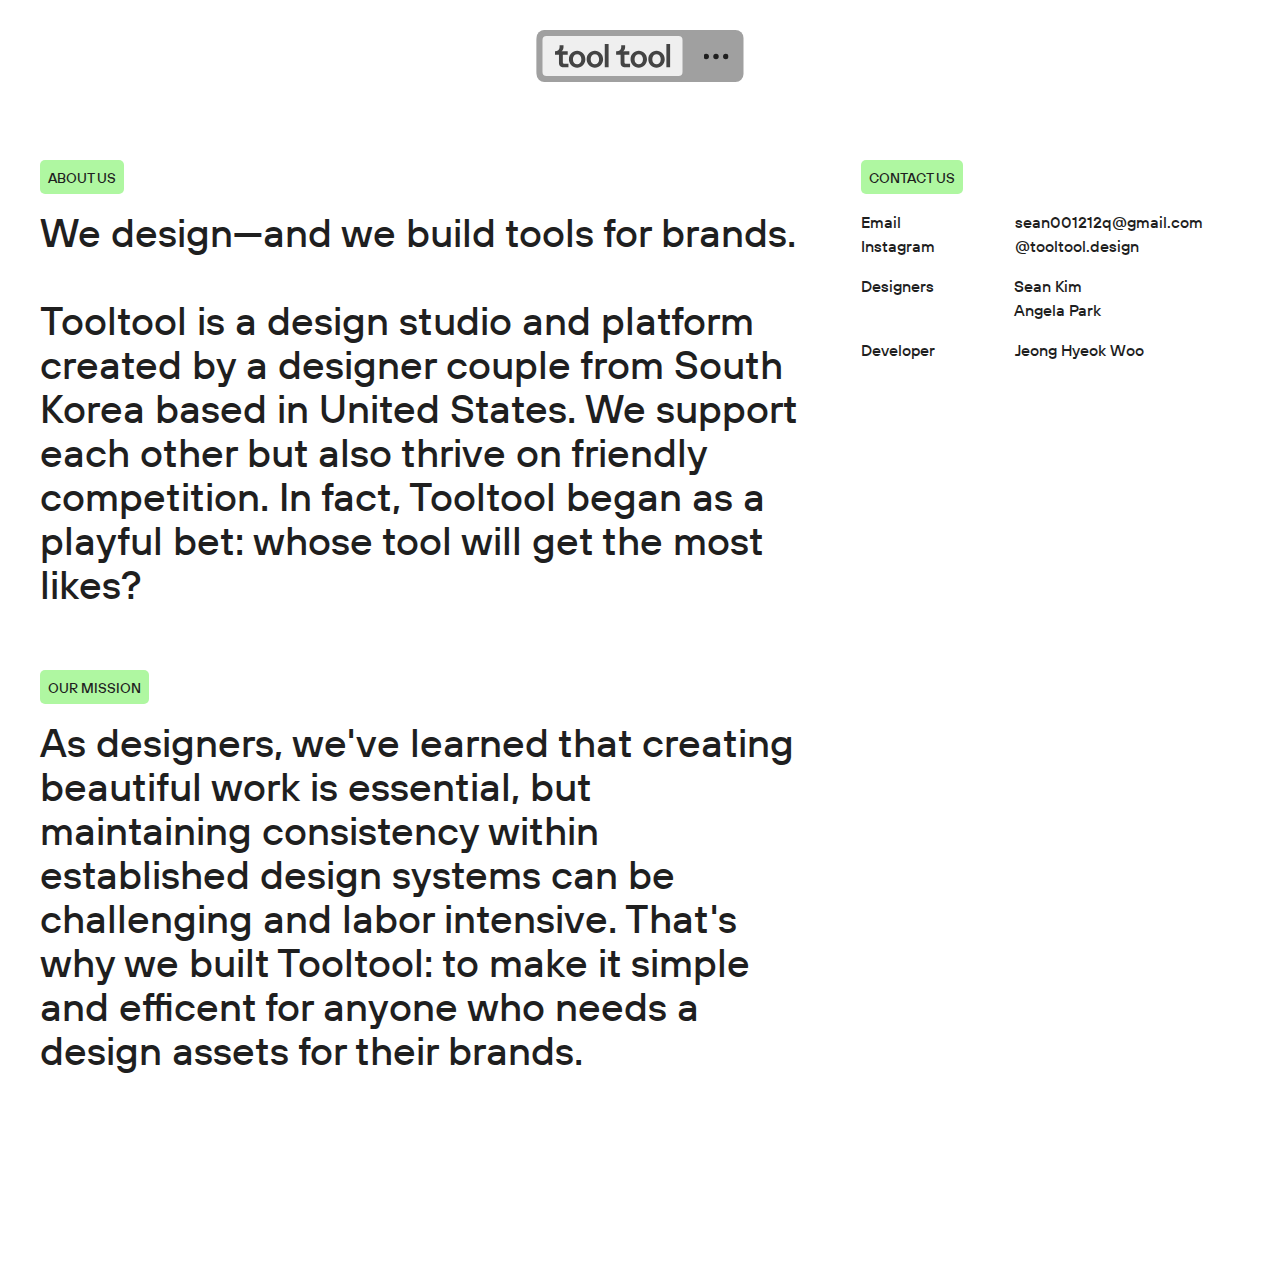
<file: about.html>
<!DOCTYPE html>
<html lang="en">
  <head>
    <!-- Google tag (gtag.js) -->
    <script
      async
      src="https://www.googletagmanager.com/gtag/js?id=G-D9Y2EGDEV3"
    ></script>
    <script>
      window.dataLayer = window.dataLayer || [];
      function gtag() {
        dataLayer.push(arguments);
      }
      gtag("js", new Date());

      gtag("config", "G-D9Y2EGDEV3");
    </script>
    <!-- Meta -->
    <meta charset="UTF-8" />
    <meta http-equiv="X-UA-Compatible" content="IE=edge" />
    <meta name="viewport" content="width=device-width, initial-scale=1.0" />
    <!-- SEO -->
    <title>Tooltool</title>
    <meta name="author" content="Tooltool" />
    <link rel="shortcut icon" href="images/favicon.ico" type="image/x-icon" />
    <meta
      name="description"
      content="Tooltool is a design studio that helps brands create consistent, 
      scalable visuals through custom-built tools—making design systems simple and efficent."
    />
    <!-- OG -->
    <meta
      property="og:title"
      content="We design—and we build tools for brands."
    />
    <meta property="og:type" content="website" />
    <meta property="og:url" content="https://tooltool.design" />
    <meta property="og:image" content="images/ogimg.webp" />
    <!-- CSS -->
    <link rel="stylesheet" href="css/style.css" />
                <!-- Javascript -->
                <script src="js/script.js" defer></script>

  </head>

  <body>
     <!-- header -->
     <header>
      <div class="header" style="visibility: hidden">
        <div class="header-logo">
          <a href="index.html">
            <img src="images/logo.svg" alt="tooltool" />
          </a>
        </div>

        <div class="inside">
          <ul>
            <li class="header-item">
              <a href="case-study.html">case study</a>
            </li>
            <li class="header-item">
              <a href="about.html">about us</a>
            </li>
          </ul>
        </div>

        <div class="header-button">
          <span class="hamburger">
            <img src="images/header_hamburger.svg" alt="..." />
          </span>
        </div>
      </div>
    </header>

    

    <!-- Main -->
    <main class="page-wrapper">
      <div class="about-wrapper">
        <!-- Left Column -->
        <div class="section-block">
          <!-- ABOUT US -->
          <div class="about-page-div">
            <p class="section-label body-2">ABOUT US</p>
            <h1>
              We design—and we build tools for brands.<br><br>
Tooltool is a design studio and platform created by a designer couple from South Korea based in United States. 
We support each other but also thrive on friendly competition. In fact, Tooltool began as a playful bet: 
whose tool will get the most likes?
            </h1>
          </div>

          <!-- OUR MISSION -->
          <div class="about-page-div">
            <p class="section-label body-2">OUR MISSION</p>
            <h1>
              As designers, we've learned that creating beautiful work is essential, 
              but maintaining consistency within established design systems can be challenging and labor intensive.
              That's why we built Tooltool: to make it simple and efficent for anyone who needs a design assets
              for their brands.
            </h1>
          </div>
        </div>

        <!-- Right Column -->
        <div class="section-block">
          <!-- CONTACT US -->
          <div class="about-page-div">
            <p class="section-label body-2">CONTACT US</p>
            <div class="contact-grid">
              
              <!-- Group 1: Email & Instagram -->
              <div class="contact-group">
                <p>Email</p>
                <p><a href="mailto:sean001212q@gmail.com">sean001212q@gmail.com</a></p>
          
                <p>Instagram</p>
                <p><a href="https://instagram.com/tooltool.design" target="_blank">@tooltool.design</a></p>
              </div>
          
              <!-- Group 2: Designers -->
              <div class="contact-group designer-section">
                <p>Designers</p>
                <p><a href="https://instagram.com/susu_sean" target="_blank">Sean Kim</a></p>
          
                <p></p>
                <p><a href="https://instagram.com/there4_go" target="_blank">Angela Park</a></p>
              </div>

              <div class="contact-group designer-section">
                <p>Developer</p>
                <p><a href="https://instagram.com/woojung_230" target="_blank">Jeong Hyeok Woo</a></p>
              </div>
          
            </div>
          </div>
              </div>
            </div>
          </div>
        </div>

      </div>
    </main>
  </body>
</html>
</file>
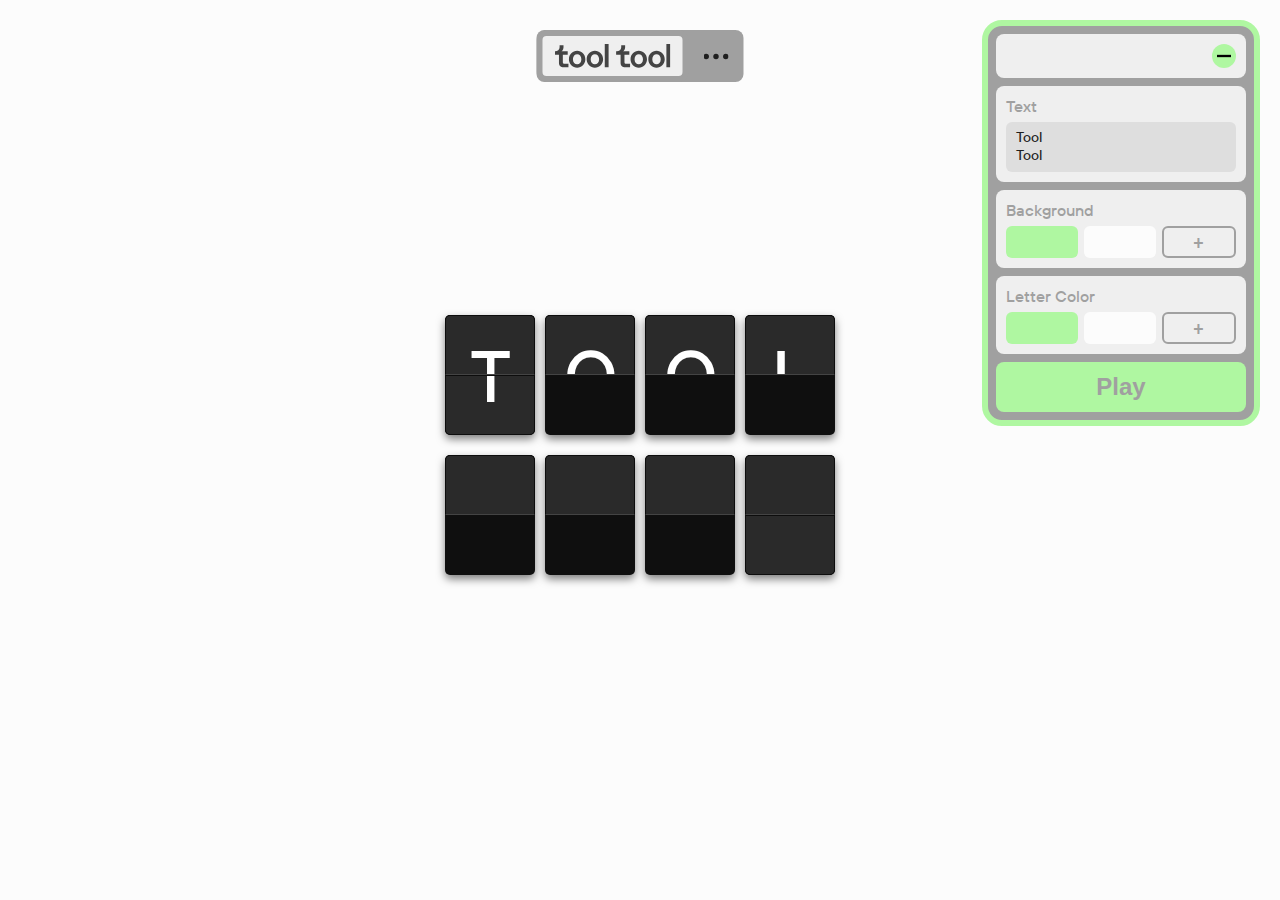
<file: tools/flipboards_tooltool/flipboards.html>
<!DOCTYPE html>
<html lang="en">
  <head>
    <!-- Google tag (gtag.js) -->
    <script
      async
      src="https://www.googletagmanager.com/gtag/js?id=G-D9Y2EGDEV3"
    ></script>
    <script>
      window.dataLayer = window.dataLayer || [];
      function gtag() {
        dataLayer.push(arguments);
      }
      gtag("js", new Date());

      gtag("config", "G-D9Y2EGDEV3");
    </script>
    <!-- Meta -->
    <meta charset="UTF-8" />
    <meta http-equiv="X-UA-Compatible" content="IE=edge" />
    <meta name="viewport" content="width=device-width, initial-scale=1.0" />
    <!-- SEO -->
    <title>Tooltool</title>
    <meta name="author" content="Tooltool" />
    <link rel="shortcut icon" href="images/favicon.ico" type="image/x-icon" />
    <meta
      name="description"
      content="Tooltool is a design studio that helps brands create consistent, 
      scalable visuals through custom-built tools—making design systems simple and efficent."
    />
    <!-- OG -->
    <meta
      property="og:title"
      content="We design—and we build tools for brands."
    />
    <meta property="og:type" content="website" />
    <meta property="og:url" content="https://tooltool.design" />
    <meta property="og:image" content="images/ogimg.webp" />
    <!-- Link to external CSS -->
    <link rel="stylesheet" href="flipboards_style.css" />
  </head>

  <body>
    <!-- HEADER -->
    <header>
      <div class="header" style="visibility: hidden">
        <div class="header-logo">
          <a href="../../index.html">
            <img src="../../images/logo.svg" alt="tooltool" />
          </a>
        </div>

        <div class="inside">
          <ul>
            <li class="header-item">
              <a href="../../case-study.html">case study</a>
            </li>
            <li class="header-item">
              <a href="../../about.html">about us</a>
            </li>
          </ul>
        </div>

        <div class="header-button">
          <span class="hamburger">
            <img src="../../images/header_hamburger.svg" alt="..." />
          </span>
        </div>
      </div>
    </header>

    <!-- Split-Flap Display Container -->
    <div id="display" class="display-container"></div>

    <!-- Canvas container -->
    <div id="canvas-container">
      <canvas id="dotCanvas"></canvas>
    </div>
    <div class="main-container" id="mainContainer">
      <!-- Section: Collapse Button -->
      <div class="section">
        <div class="collapse-circle" id="collapseToggle">
          <img id="collapseIcon" src="../../images/ui_minus.svg" alt="-" />
        </div>
      </div>
      <div class="content-area" id="contentArea">

      <!-- Section: Text Input -->
      <div class="section">
        <div class="section-label">Text</div>
        <textarea id="textInput" class="mini-box" style="height: 50px">
Tool
Tool</textarea
        >
      </div>

      <!-- Section: Background (Window) Options -->
      <div class="section">
        <div class="section-label">Background</div>
        <div class="box-row">
          <!-- Preset background options -->
          <div
            class="mini-box preset-bg"
            data-color="#aff7a1"
            style="background-color: #aff7a1"
          ></div>
          <div
            class="mini-box preset-bg"
            data-color="#fcfcfc"
            style="background-color: #fcfcfc"
          ></div>
          <!-- Custom color picker -->
          <div class="mini-box plus">
            <input type="color" id="bgColorInput" value="#1f1f1f" />
          </div>
        </div>
      </div>

      <!-- Section: Letter Color Options -->
      <div class="section">
        <div class="section-label">Letter Color</div>
        <div class="box-row">
          <!-- Preset letter color options -->
          <div
            class="mini-box preset-letter"
            data-color="#aff7a1"
            style="background-color: #aff7a1"
          ></div>
          <div
            class="mini-box preset-letter"
            data-color="#fcfcfc"
            style="background-color: #fcfcfc"
          ></div>
          <!-- Custom letter color picker -->
          <div class="mini-box plus">
            <input type="color" id="letterColorInput" value="#efefef" />
          </div>
        </div>
      </div>

      <!-- Section: Play Button -->
      <div class="section section-play">
        <button id="playButton" class="play-btn">Play</button>
      </div>
    </div>
    <script src="flipboards_script.js"></script>
  </body>
</html>
</file>
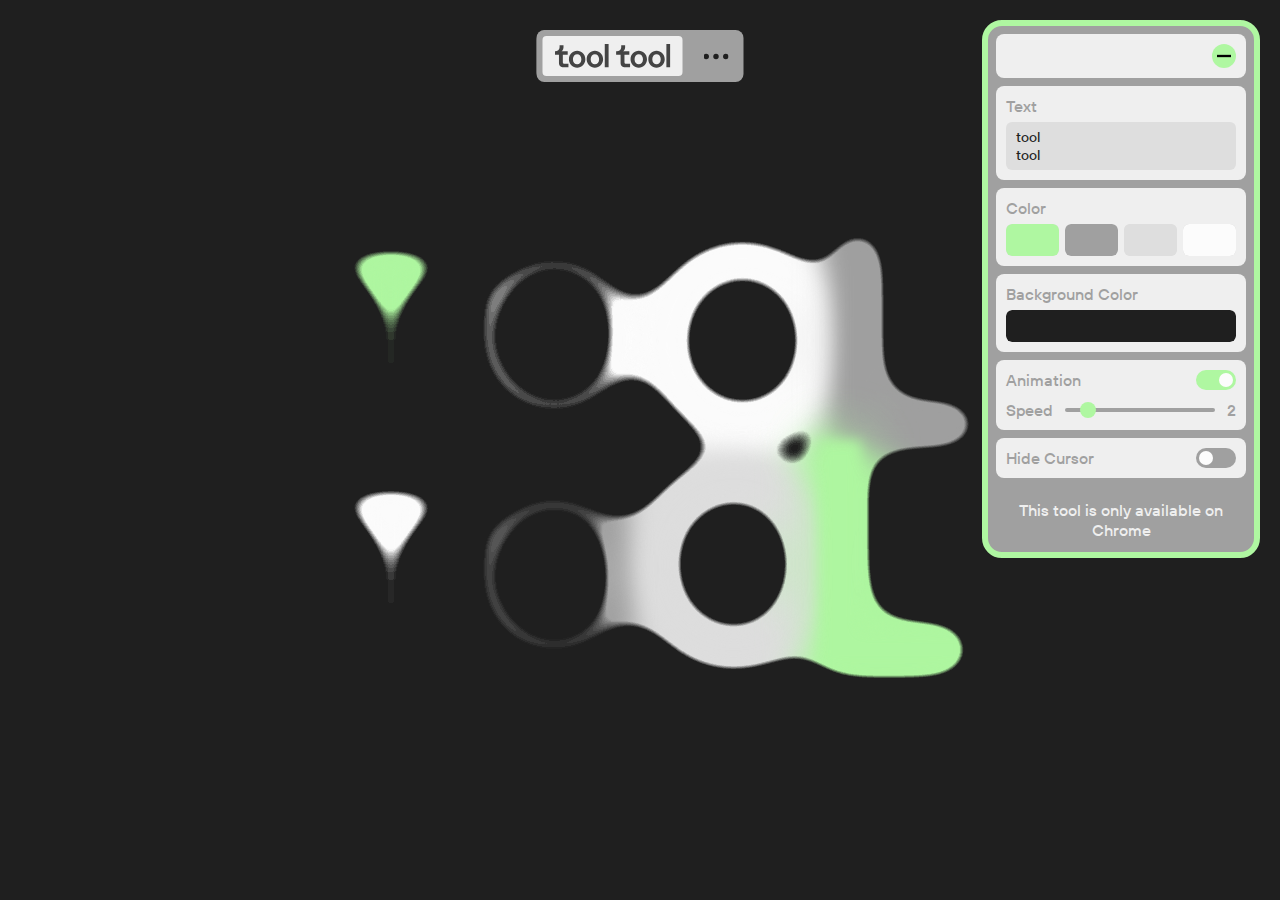
<file: tools/fluid_tooltool/fluid.html>
<!DOCTYPE html>
<html lang="en">
  <head>
    <!-- Google tag (gtag.js) -->
    <script
      async
      src="https://www.googletagmanager.com/gtag/js?id=G-D9Y2EGDEV3"
    ></script>
    <script>
      window.dataLayer = window.dataLayer || [];
      function gtag() {
        dataLayer.push(arguments);
      }
      gtag("js", new Date());

      gtag("config", "G-D9Y2EGDEV3");
    </script>
    <!-- Meta -->
    <meta charset="UTF-8" />
    <meta http-equiv="X-UA-Compatible" content="IE=edge" />
    <meta name="viewport" content="width=device-width, initial-scale=1.0" />
    <!-- SEO -->
    <title>Fluid.Tooltool</title>
    <meta name="author" content="Tooltool" />
    <link rel="shortcut icon" href="images/favicon.ico" type="image/x-icon" />
    <meta
      name="description"
      content="Tooltool is a creative studio that helps brands build visual systems and 
      provides custom-built generators to scale their identity with consistency and efficiency."
    />
    <!-- OG -->
    <meta property="og:title" content="Tooltool" />
    <meta property="og:type" content="website" />
    <meta property="og:url" content="https://tooltool.design" />
    <meta property="og:image" content="Images/Logo.png" />
    <!-- Load GSAP from CDN -->
    <script src="https://cdnjs.cloudflare.com/ajax/libs/gsap/3.12.2/gsap.min.js"></script>
    <!-- Link to external CSS -->
    <link rel="stylesheet" href="fluid_style.css" />
  </head>

  <body>
    <!-- HEADER -->
    <header>
      <div class="header" style="visibility: hidden">
        <div class="header-logo">
          <a href="../../index.html">
            <img src="../../images/logo.svg" alt="tooltool" />
          </a>
        </div>

        <div class="inside">
          <ul>
            <li class="header-item">
              <a href="../../case-study.html">case study</a>
            </li>
            <li class="header-item">
              <a href="../../about.html">about us</a>
            </li>
          </ul>
        </div>

        <div class="header-button">
          <span class="hamburger">
            <img src="../../images/header_hamburger.svg" alt="..." />
          </span>
        </div>
      </div>
    </header>

    <!-- TOOL -->
    <div id="container">
      <!-- UI Panel -->
      <div class="main-container" id="mainContainer">
        <!-- Section: Collapse Button -->
        <div class="section">
          <div class="collapse-circle" id="collapseToggle">
            <img id="collapseIcon" src="../../images/ui_minus.svg" alt="-" />
          </div>
        </div>
        <div class="content-area" id="contentArea">
          <!-- Section: Text -->
          <div class="section">
            <div class="section-label">Text</div>
            <textarea id="textInput" class="mini-box">
tool
tool</textarea
            >
          </div>
          <!-- Section: Color -->
          <div class="section">
            <div class="section-label">Color</div>
            <div class="box-row">
              <div class="mini-box">
                <input type="color" id="dotGrid1" value="#aff7a1" />
              </div>
              <div class="mini-box">
                <input type="color" id="dotGrid2" value="#a0a0a0" />
              </div>
              <div class="mini-box">
                <input type="color" id="dotGrid3" value="#dedede" />
              </div>
              <div class="mini-box">
                <input type="color" id="dotGrid4" value="#fcfcfc" />
              </div>
            </div>
          </div>
          <!-- New Section: Background Color Adjustment -->
          <div class="section">
            <div class="section-label">Background Color</div>
            <div class="mini-box">
              <input type="color" id="bgColor" value="#1f1f1f" />
            </div>
          </div>
          <!-- Section: Animation & Speed -->
          <div class="section">
            <div class="row-set">
              <div class="toggle-row">
                <div class="section-label">Animation</div>
                <!-- Animation toggle is on by default -->
                <label class="switch">
                  <input type="checkbox" id="animationToggle" checked />
                  <span class="slider"></span>
                </label>
              </div>
              <div class="speed-row">
                <div class="section-label">Speed</div>
                <!-- Speed slider with integer steps and default value 5 -->
                <input
                  type="range"
                  class="speed-bar"
                  id="speedBar"
                  min="1"
                  max="10"
                  step="1"
                  value="2"
                />
                <div class="speed-value" id="speedValue">2</div>
              </div>
            </div>
          </div>
          <!-- Section: Hide Cursor -->
          <div class="section">
            <div class="toggle-row">
              <div class="section-label">Hide Cursor</div>
              <label class="switch">
                <input type="checkbox" id="cursorToggle" />
                <span class="slider"></span>
              </label>
            </div>
          </div>
          <!-- Note -->
          <div class="tool-note">This tool is only available on Chrome</div>
        </div>
      </div>
      <!-- Text Container for Animated Letters -->
      <div class="text-container" id="text"></div>
      <!-- SVG Filter -->
      <svg>
        <defs>
          <filter id="gooey">
            <feGaussianBlur
              in="SourceGraphic"
              stdDeviation="20"
              result="blur"
            />
            <feColorMatrix
              in="blur"
              mode="matrix"
              values="
              1 0 0 0 0  
              0 1 0 0 0  
              0 0 1 0 0  
              0 0 0 20 -10"
              result="goo"
            />
            <feComposite in="SourceGraphic" in2="goo" operator="atop" />
          </filter>
        </defs>
      </svg>
    </div>
    <script src="fluid_script.js"></script>
  </body>
</html>
</file>
<file: css/style.css>
/* ===================================== */
/* ROOT VARIABLES + COLORS */
/* ===================================== */

/* Global Spacing Variables */
:root {
  --gutter: 1.5rem; /* Space Between */
  --padding: 2rem; /* Window */

  /* App Colors */
  --color-primary: var(--color-black);
  --color-accent: var(--color-grey);
  --color-accent-variant: var(--color-lightgrey);
  --color-background: var(--color-white);
  --color-brand: var(--color-lime);

  /* Colors */
  --color-black: #1f1f1f;
  --color-grey: #a0a0a0;
  --color-lightgrey: #efefef;
  --color-white: #fcfcfc;
  --color-lime: #aff7a1;
}

* {
  box-sizing: border-box;
}

/* ======================================================= */

/* ===================================== */
/* GLOBAL RESET + BASE TYPOGRAPHY */
/* ===================================== */

/* Font Faces */
@font-face {
  font-family: "TT Hoves Pro Medium";
  src: url("/fonts/tt_hoves_pro_trial_medium.woff") format("woff");
  font-weight: normal;
}

@font-face {
  font-family: "TT Hoves Pro Regular";
  src: url("/fonts/tt_hoves_pro_trial_regular.woff") format("woff");
  font-weight: normal;
}

/* Global Typography System */
body {
  font-family: "TT Hoves Pro Medium", sans-serif;
  font-size: 1rem;
  line-height: 1.2;
  color: var(--color-primary);
  font-weight: normal;
  letter-spacing: 0;
  -webkit-font-smoothing: antialiased;
  -moz-osx-font-smoothing: grayscale;
  padding-bottom: 200px;
}

html,
body {
  scrollbar-width: none;
  -ms-overflow-style: none;
  -webkit-font-smoothing: antialiased;
  -moz-osx-font-smoothing: grayscale;
}

html::-webkit-scrollbar,
body::-webkit-scrollbar {
  display: none;
}

/* Reset default margins */
h1,
h2,
h3,
h4,
h5,
h6,
p {
  margin: 0;
}

a {
  color: inherit;
  text-decoration: none;
}

/* ======================================================= */

/* ===================================== */
/* HEADINGS */
/* ===================================== */

/* Headings */
h1,
.heading-1 {
  font-size: 2.5rem;
  line-height: 1.1;
  font-weight: normal;
}

h2,
.heading-2 {
  font-size: 1.8rem;
  line-height: 1.1;
  font-weight: normal;
}

h3,
.heading-3 {
  font-size: 1.5rem;
  line-height: 1.3;
  font-weight: normal;
}

/* ===================================== */
/* BODY TEXT */
/* ===================================== */

/* Body Text */
p {
  font-size: 1rem;
  line-height: 1.5;
}

.body-2 {
  font-size: 0.9rem;
  line-height: 1.4;
}

/* ======================================================= */

/* ===================================== */
/* HEADER */
/* ===================================== */

/* Header */
.header {
  display: flex;
  left: 50%;
  top: 30px;
  transform: translateX(-50%); /* If remove arm stretched to right */
  position: fixed;
  align-items: center;
  overflow: hidden;
  background: var(--color-accent);
  border-radius: 8px;
  height: 52px; /* Logo height + Border + Padding = .menu Height / 2px Height = 1px Border increase */
  transition: width 0.4s ease-in-out;
}

/* White Box Including tooltool */
.header-logo {
  display: flex;
  position: relative;
  align-items: center;
  justify-content: center;
  background: var(--color-accent-variant);
  border: 6px solid var(--color-accent);
  border-radius: 10px;
  padding: 8px 12px;
  z-index: 3;
}

/* tooltool Logo */
.header-logo img {
  display: block;
  height: 24px;
}

/* About Case study Mission */
.inside {
  display: flex;
  align-items: center;
  overflow: hidden;
  white-space: nowrap;
}

.inside ul {
  display: flex;
  list-style: none;
  margin: 0px;
  padding: 0px;
}

.header-item {
  font-family: "TT Hoves Pro Medium", sans-serif;
  font-size: 1.5rem;
  color: var(--color-accent-variant);
  margin-right: 10px;
  margin-left: 25px;
  transform: translateY(1px); /* Optical Adjustement */
}

/* Hamburger button */
.header-button {
  display: flex;
  padding-right: 15px;
  padding-left: 15px;
  cursor: pointer;
  align-items: center;
  justify-content: center;
  z-index: 3;
}

.hamburger img {
  display: block;
  width: 25px;
  height: 25px;
}

/* ======================================================= */

/* ===================================== */
/* PAGE WRAPPER */
/* ===================================== */

/* Page Wrapper */
.page-wrapper {
  margin-top: 160px;
}

.brand-message {
  max-width: 800px;
  margin: 0 auto;
  color: var(--color-accent);
  text-align: center;
  padding: 0 var(--padding);
}

/* ======================================================= */

/* ===================================== */
/* GALLERY LAYOUT */
/* ===================================== */

/* Tooltool Gallery Layout */
.tooltool-gallery {
  display: grid;
  grid-template-columns: repeat(3, 1fr);
  row-gap: 6rem;
  column-gap: var(--gutter);
  padding: 0 var(--padding);
  width: 100%;
  margin: 80px 0;
}

@media (max-width: 1200px) {
  .tooltool-gallery {
    grid-template-columns: repeat(2, 1fr); /* 2 columns on tablets */
  }
}

@media (max-width: 800px) {
  .tooltool-gallery {
    grid-template-columns: 1fr; /* 1 column on mobile */
  }
}

.tooltool-item {
  display: flex;
  flex-direction: column;
  overflow: hidden;
}

.thumbnail-container img {
  width: 100%;
  height: 100%;
  display: block;
  border-radius: 20px;
  background-color: var(--color-accent-variant);
  aspect-ratio: 1 / 1;
  inset: 0;
}

/* make videos behave just like your thumbnails */
.thumbnail-container video {
  width: 100%;
  height: 100%; /* preserve aspect ratio */
  display: block; /* remove inline gaps */
  border-radius: 20px; /* match your rounded corners */
  background-color: var(--color-accent-variant);
  object-fit: cover; /* fill the box cleanly */
  aspect-ratio: 1 / 1;
  inset: 0;
}

.thumbnail-link {
  text-decoration: none;
  color: inherit;
}

/* Green Nav Bar */
.tooltool-landing-button {
  display: flex;
  justify-content: space-between;
  align-items: center;
  background: var(--color-brand);
  border-radius: 8px;
  padding: 12px;
  margin-top: 1rem;
  gap: 1rem; /* adds spacing */
}

.left-container {
  display: flex;
  gap: 3rem;
  align-items: center;
}

.right-container {
  display: flex;
  align-items: center;
}

/* ======================================================= */

/* ===================================== */
/* CASE STUDY GALLERY */
/* ===================================== */

.case-gallery {
  display: flex;
  flex-direction: column;
  padding: 0 var(--padding);
  row-gap: 6rem;
  margin: 80px 0;
}

.case-block {
  display: flex;
  flex-direction: column;
}

.carousel {
  height: 400px;
  overflow: hidden;
  -webkit-overflow-scrolling: touch;
  scrollbar-width: none; /* Firefox */
  border-radius: 20px;
}

.carousel::-webkit-scrollbar {
  display: none; /* Chrome/Safari */
}

.carousel-track {
  display: flex;
  gap: var(--gutter);
  height: 400px;
}

.carousel-track > img,
.carousel-track > video {
  flex: 0 0 auto;
  width: auto;
  height: 100%;
  object-fit: cover;
  border-radius: 20px;
  background-color: var(--color-accent-variant);
  display: block; /* already here, just emphasizing */
}

/* ===================================== */
/* Handle */
/* ===================================== */

.scroll-slider {
  width: 100%;
  margin-top: 0.6rem;
  margin-bottom: -0.4rem;
  display: flex;
  justify-content: center;
}

.scroll-handle {
  -webkit-appearance: none;
  appearance: none;
  width: 100%;
  height: 6px;
  background: var(--color-accent-variant);
  border-radius: 4px;
  outline: none;
  cursor: pointer;
  box-shadow: none;
}

.scroll-handle::-webkit-slider-thumb {
  -webkit-appearance: none;
  width: 16px;
  height: 16px;
  background: var(--color-brand);
  border-radius: 50%;
  border: none;
  cursor: pointer;
  box-shadow: none;
}

.scroll-handle::-moz-range-thumb {
  width: 16px;
  height: 16px;
  background: var(--color-brand);
  border: none;
  border-radius: 50%;
  cursor: pointer;
  box-shadow: none;
}

/* ===================================== */
/* ABOUT SECTION LAYOUT */
/* ===================================== */

/* Tooltool About Layout */
/* Layout for the About section */
.about-wrapper {
  display: grid;
  grid-template-columns: 2fr 1fr;
  gap: 4rem;
  padding: 0 var(--padding);
}

.section-block {
  display: flex;
  flex-direction: column;
  gap: 4rem;
}

.about-page-div {
  display: flex;
  flex-direction: column;
  gap: 1rem;
}

/* Section Label Styling */
.section-label {
  background-color: var(--color-brand);
  color: var(--color-black);
  padding: 8px 8px 6px 8px;
  border-radius: 5px;
  width: fit-content;
}

.contact-grid {
  display: grid;
  flex-direction: column;
}

.contact-group {
  display: grid;
  grid-template-columns: auto 1fr;
  gap: 0 5rem;
}

.designer-section {
  margin-top: 1rem; /* or however much space you want */
}

/* About Page Responsive */
@media (max-width: 900px) {
  .about-wrapper {
    grid-template-columns: 1fr;
  }
}
</file>
<file: tools/flipboards_tooltool/flipboards_style.css>
/* ===================================== */
/* FONT FACES */
/* ===================================== */

@font-face {
  font-family: "TT Hoves Pro Medium";
  src: url("../../fonts/tt_hoves_pro_trial_medium.woff") format("woff");
  font-weight: normal;
}

@font-face {
  font-family: "TT Hoves Pro Regular";
  src: url("../../fonts/tt_hoves_pro_trial_regular.woff") format("woff");
  font-weight: normal;
}
/* ===================================== */
/* ROOT VARIABLES */
/* ===================================== */
:root {
  --color-primary: var(--color-black);
  --color-accent: var(--color-grey);
  --color-accent-grey: var(--color-grey2);
  --color-accent-variant: var(--color-lightgrey);
  --color-background: var(--color-white);
  --color-brand: var(--color-lime);

  --color-black: #1f1f1f;
  --color-grey: #a0a0a0;
  --color-grey2: #dedede;
  --color-lightgrey: #efefef;
  --color-white: #fcfcfc;
  --color-lime: #aff7a1;

  /* Split-Flap specific CSS variables – initial values */
  --panel-bg-color: #0f0f0f;
  --flap-bg-color: #2a2a2a;
  --text-color: #ffffff;
  --border-color: #0d0d0d;
  --gap-color: #444444;
}

/* ===================================== */
/* RESET + GLOBAL STYLES */
/* ===================================== */
a {
  color: inherit;
  text-decoration: none;
}

body {
  margin: 0;
  padding: 0;
  overflow: hidden;
  font-family: "TT Hoves Pro Medium", sans-serif;
  -webkit-font-smoothing: antialiased;
  -moz-osx-font-smoothing: grayscale;
  background-color: var(--color-background);
}

/* ===================================== */
/* MAIN CONTAINER & CONTENT STYLES */
/* ===================================== */
.main-container {
  position: absolute;
  top: 20px;
  right: 20px;
  width: 250px;
  border: 6px solid var(--color-brand);
  background-color: var(--color-accent);
  display: flex;
  flex-direction: column;
  padding: 8px;
  gap: 8px;
  border-radius: 20px;
  transition: all 0.3s ease;
}

.section {
  background-color: var(--color-lightgrey);
  padding: 10px;
  border-radius: 8px;
}

.collapse-circle {
  width: 24px;
  height: 24px;
  background-color: var(--color-brand);
  border-radius: 50%;
  display: flex;
  justify-content: center;
  align-items: center;
  color: var(--color-primary);
  margin-left: auto;
  cursor: pointer;
  user-select: none;
}

.collapse-circle img {
  width: 14px;
  height: 14px;
  display: block;
}

.content-area {
  display: flex;
  flex-direction: column;
  gap: 8px;
}

.section-label,
.speed-value,
.tool-note {
  color: var(--color-grey);
  font-size: 1rem;
}

textarea.mini-box {
  border: none;
  outline: none;
  background-color: var(--color-grey2);
  resize: none;
  width: 100%;
  height: 100%;
  padding: 6px 10px;
  box-sizing: border-box;
  border-radius: 6px;
  font-size: 14px;
  font-family: inherit;
  color: var(--color-black);
}

.mini-box {
  width: 100%;
  height: 32px;
  border-radius: 6px;
  display: flex;
  align-items: center;
  justify-content: center;
  box-sizing: border-box;
  margin-top: 6px;
  font-size: 14px;
}

.mini-box input[type="color"] {
  width: 100%;
  height: 100%;
  border: none;
  outline: none;
  padding: 0;
  margin: 0;
  appearance: none;
  -webkit-appearance: none;
  cursor: pointer;
  border-radius: 6px;
}

.mini-box input[type="color"]::-webkit-color-swatch-wrapper {
  padding: 0;
}

.mini-box input[type="color"]::-webkit-color-swatch {
  border: none;
  border-radius: 6px;
}

.mini-box input[type="color"]::-moz-color-swatch {
  border: none;
  border-radius: 6px;
}

.mini-box.border-only {
  background-color: transparent;
  border: 2px dashed var(--color-accent);
  border-radius: 8px;
}

/* --- Plus box: force default styling independent of picker's value --- */
.mini-box.plus {
  position: relative;
  border: 2px solid var(--color-accent);
  background-color: var(--color-lightgrey);
  font-size: 20px;
  color: var(--color-grey);
  padding-bottom: 2px;
  display: flex;
  align-items: center;
  justify-content: center;
}

.mini-box.plus::before {
  content: "+";
  position: relative; /* show plus sign */
  z-index: 2;
  pointer-events: none;
}

.mini-box.plus input[type="color"] {
  opacity: 0;
  position: absolute;
  top: 0;
  left: 0;
  width: 100%;
  height: 100%;
  cursor: pointer;
  z-index: 1;
}

.box-row {
  display: flex;
  gap: 6px;
}

.main-container.collapsed .content-area {
  display: none;
}

.section-play {
  background-color: var(--color-brand);
}

.play-btn {
  color: var(--color-grey);
  font-size: 1.5rem;
  width: 100%;
  background: none;
  border: none;
  font-weight: bold;
  text-align: center;
  cursor: pointer;
}

/* ===================================== */
/* SWITCH / TOGGLE STYLES */
/* ===================================== */
.switch {
  position: relative;
  width: 40px;
  height: 20px;
}

.switch input {
  opacity: 0;
  width: 0;
  height: 0;
}

.slider {
  position: absolute;
  cursor: pointer;
  top: 0;
  left: 0;
  right: 0;
  bottom: 0;
  background-color: var(--color-accent);
  border-radius: 20px;
  transition: 0.4s;
}

.slider:before {
  content: "";
  position: absolute;
  height: 14px;
  width: 14px;
  left: 3px;
  bottom: 3px;
  background-color: var(--color-white);
  border-radius: 50%;
  transition: 0.4s;
}

.switch input:checked + .slider {
  background-color: var(--color-brand);
}

.switch input:checked + .slider:before {
  transform: translateX(20px);
}

/* ===================================== */
/* SPLIT-FLAP DISPLAY STYLES */
/* ===================================== */
/* Center the split‑flap display in the middle of the window */
#display {
  position: absolute;
  top: 50%;
  left: 50%;
  transform: translate(-50%, -50%);
  display: flex;
  flex-direction: column; /* stack each line vertically */
  align-items: center; /* center each line horizontally */
  gap: 10px;
  perspective: 500px;
}

/* Each line of split-flap is a flex container with no wrap */
.line {
  display: flex;
  flex-wrap: nowrap;
  justify-content: center;
  gap: 10px;
  margin-bottom: 10px;
}

.char-slot {
  width: 90px;
  height: 120px;
  position: relative;
  background-color: var(--panel-bg-color);
  border-radius: 5px;
  box-shadow: 0 4px 8px rgba(0, 0, 0, 0.5);
  flex-shrink: 0;
  transition: background-color 0.3s ease;
}

.flap {
  position: absolute;
  left: 0;
  width: 100%;
  height: 50%;
  overflow: hidden;
  background-color: var(--flap-bg-color);
  color: var(--text-color);
  font-size: 70px;
  font-family: "TT Hoves Pro Medium", sans-serif;
  line-height: normal;
  display: flex;
  align-items: center;
  justify-content: center;
  backface-visibility: hidden;
  transform-style: preserve-3d;
  border: 1px solid var(--border-color);
  box-sizing: border-box;
  transition: background-color 0.3s ease, color 0.3s ease,
    border-color 0.3s ease;
}

.flap.top {
  top: 0;
  align-items: flex-end;
  border-bottom: 1px solid var(--gap-color);
  border-radius: 5px 5px 0 0;
  transform-origin: bottom center;
}

.flap.bottom {
  bottom: 0;
  align-items: flex-start;
  border-radius: 0 0 5px 5px;
  transform-origin: top center;
}

.char-slot.flipping .flap.top {
  animation: flipTop 0.3s ease-in forwards;
}

.char-slot.flipping .flap.bottom {
  transform: rotateX(90deg);
  animation: flipBottom 0.3s ease-out 0.3s forwards;
}

/* Adjust text inside the flaps */
.flap.top span {
  transform: translateX(2%) translateY(50%);
}

.flap.bottom span {
  transform: translateX(2%) translateY(-50%);
}
@keyframes flipTop {
  from {
    transform: rotateX(0deg);
  }
  to {
    transform: rotateX(-90deg);
  }
}

@keyframes flipBottom {
  from {
    transform: rotateX(90deg);
  }
  to {
    transform: rotateX(0deg);
  }
}

/* ===================================== */
/* HEADER STYLES */
/* - Styles for the header menu including logo, navigation items, and hamburger menu */
/* ===================================== */
.header {
  display: flex;
  left: 50%;
  top: 30px;
  transform: translateX(-50%);
  position: fixed;
  align-items: center;
  overflow: hidden;
  background: var(--color-accent);
  border-radius: 8px;
  height: 52px;
  transition: width 0.4s ease-in-out;
  z-index: 1001;
}

.header-logo {
  display: flex;
  position: relative;
  align-items: center;
  justify-content: center;
  background: var(--color-accent-variant);
  border: 6px solid var(--color-accent);
  border-radius: 10px;
  padding: 8px 12px;
  z-index: 3;
}

.header-logo img {
  display: block;
  height: 24px;
}

.inside {
  display: flex;
  align-items: center;
  overflow: hidden;
  white-space: nowrap;
}

.inside ul {
  display: flex;
  list-style: none;
  margin: 0px;
  padding: 0px;
}

.header-item {
  font-family: "TT Hoves Pro Medium", sans-serif;
  font-size: 1.5rem;
  color: var(--color-accent-variant);
  margin-right: 10px;
  margin-left: 25px;
  transform: translateY(1px);
}

.header-button {
  display: flex;
  padding-right: 15px;
  padding-left: 15px;
  cursor: pointer;
  align-items: center;
  justify-content: center;
  z-index: 3;
}

.hamburger img {
  display: block;
  width: 25px;
  height: 25px;
}
</file>
<file: tools/fluid_tooltool/fluid_style.css>
/* ===================================== */
/* FONT FACES */
/* ===================================== */

@font-face {
  font-family: "TT Hoves Pro Medium";
  src: url("/fonts/tt_hoves_pro_trial\ _medium.woff") format("woff");
  font-weight: normal;
}

@font-face {
  font-family: "TT Hoves Pro Regular";
  src: url("/fonts/tt_hoves_pro_trial\ _regular.woff") format("woff");
  font-weight: normal;
}

/* ===================================== */
/* ROOT VARIABLES */
/* ===================================== */

:root {
  --color-primary: var(--color-black);
  --color-accent: var(--color-grey);
  --color-accent-grey: var(--color-grey2);
  --color-accent-variant: var(--color-lightgrey);
  --color-background: var(--color-white);
  --color-brand: var(--color-lime);

  --color-black: #1f1f1f;
  --color-grey: #a0a0a0;
  --color-grey2: #dedede;
  --color-lightgrey: #efefef;
  --color-white: #fcfcfc;
  --color-lime: #aff7a1;
}

/* ===================================== */
/* RESET + GLOBAL ELEMENTS */
/* ===================================== */

a {
  color: inherit;
  text-decoration: none;
}

body {
  margin: 0;
  padding: 0;
  overflow: hidden;
  font-family: "TT Hoves Pro Medium", sans-serif;
  -webkit-font-smoothing: antialiased;
  -moz-osx-font-smoothing: grayscale;
}

/* ===================================== */
/* SVG + TEXT EFFECTS */
/* ===================================== */

.text-container {
  position: absolute;
  top: 50%;
  left: 50%;
  transform: translate(-50%, -50%);
  font-size: 15rem;
  font-weight: bold;
  text-transform: uppercase;
  filter: url(#gooey);
  display: block;
  text-align: center;
  white-space: pre;
  line-height: 1;
  z-index: 1;
}

.text-container span {
  display: inline-block;
  position: relative;
  transition: filter 0.3s ease-out;
}

svg {
  width: 0;
  height: 0;
}

.hide-cursor {
  cursor: none !important;
}

/* ===================================== */
/* MAIN LAYOUT CONTAINER */
/* ===================================== */

#container {
  position: relative;
  width: 100%;
  height: 100vh;
  background-color: var(--color-black);
  z-index: 1;
}

/* ===================================== */
/* MAIN PANEL UI */
/* ===================================== */

.main-container {
  position: absolute;
  top: 20px;
  right: 20px;
  width: 250px;
  border: 6px solid var(--color-brand);
  background-color: var(--color-accent);
  display: flex;
  flex-direction: column;
  padding: 8px;
  gap: 8px;
  border-radius: 20px;
  z-index: 1000;
}

/* ===================================== */
/* MINI BOX INPUTS */
/* ===================================== */

textarea.mini-box {
  border: none; /* Remove default border */
  outline: none; /* Remove outline when focused */
  background-color: var(--color-grey2);
  resize: none; /* Disable manual resizing corner */
  width: 100%;
  height: 100%;
  padding: 6px 10px; /* Add some internal padding */
  box-sizing: border-box; /* Let padding work as intended */
  border-radius: 6px; /* Match the mini-box corner radius */
  font-size: 14px; /* Inherit styling from your UI */
  font-family: inherit; /* Keep fonts consistent */
  color: var(--color-black);
}

.mini-box {
  width: 100%;
  height: 32px;
  border-radius: 6px;
  background-color: var(--color-grey2);
  display: flex;
  align-items: center;
  justify-content: center;
  box-sizing: border-box;
  margin-top: 6px;
  font-size: 14px;
}

.mini-box input[type="color"] {
  width: 100%;
  height: 100%;
  border: none;
  outline: none;
  background: transparent;
  padding: 0;
  margin: 0;
  appearance: none;
  -webkit-appearance: none;
  cursor: pointer;
  border-radius: 6px;
}

/* Removes the default color picker border on WebKit browsers */
.mini-box input[type="color"]::-webkit-color-swatch-wrapper {
  padding: 0;
}

.mini-box input[type="color"]::-webkit-color-swatch {
  border: none;
  border-radius: 6px;
}

/* Firefox */
.mini-box input[type="color"]::-moz-color-swatch {
  border: none;
  border-radius: 6px;
}

/* ===================================== */
/* SECTION + COLLAPSE UI */
/* ===================================== */

.section {
  background-color: var(--color-lightgrey);
  padding: 10px;
  border-radius: 8px;
}

.collapse-circle {
  width: 24px;
  height: 24px;
  background-color: var(--color-brand);
  border-radius: 50%;
  display: flex;
  justify-content: center;
  align-items: center;
  color: var(--color-primary);
  margin-left: auto;
  cursor: pointer;
  user-select: none;
}

.collapse-circle img {
  width: 14px;
  height: 14px;
  display: block;
}

.content-area {
  display: flex;
  flex-direction: column;
  gap: 8px;
}

.section-label,
.speed-value,
.tool-note {
  color: var(--color-grey);
  font-size: 1rem;
}

/* ===================================== */
/* GRID + TOGGLES + SLIDERS */
/* ===================================== */

.grid-2x2 {
  display: grid;
  grid-template-columns: 1fr 1fr;
  gap: 8px;
}

.grid-item {
  display: flex;
  flex-direction: column;
}

.toggle-row,
.speed-row {
  display: flex;
  align-items: center;
  justify-content: space-between;
}

.switch {
  position: relative;
  width: 40px;
  height: 20px;
}

.switch input {
  opacity: 0;
  width: 0;
  height: 0;
}

.slider {
  position: absolute;
  cursor: pointer;
  top: 0;
  left: 0;
  right: 0;
  bottom: 0;
  background-color: var(--color-accent);
  border-radius: 20px;
  transition: 0.4s;
  box-shadow: none;
}

.slider:before {
  content: "";
  position: absolute;
  height: 14px;
  width: 14px;
  left: 3px;
  bottom: 3px;
  background-color: var(--color-white);
  border-radius: 50%;
  transition: 0.4s;
  box-shadow: none;
}

.switch input:checked + .slider {
  background-color: var(--color-brand);
}

.switch input:checked + .slider:before {
  transform: translateX(20px);
}

.speed-bar {
  -webkit-appearance: none;
  appearance: none;
  width: 100%;
  height: 4px;
  background: var(--color-accent);
  border-radius: 4px;
  outline: none;
  margin: 0 12px;
  box-shadow: none;
}

.speed-bar::-webkit-slider-thumb {
  -webkit-appearance: none;
  appearance: none;
  width: 16px;
  height: 16px;
  background: var(--color-brand);
  border-radius: 50%;
  cursor: pointer;
  border: none;
  box-shadow: none;
}

.speed-bar::-moz-range-thumb {
  width: 14px;
  height: 14px;
  background: var(--color-primary);
  border: none;
  border-radius: 50%;
  cursor: pointer;
  box-shadow: none;
}

.speed-bar::-moz-range-track {
  background: var(--color-accent);
  height: 6px;
  border-radius: 4px;
  box-shadow: none;
}

.row-set {
  display: flex;
  flex-direction: column;
  gap: 10px;
}

.box-row {
  display: flex;
  gap: 6px;
}

.tool-note {
  margin-top: 14px;
  margin-bottom: 4px;
  text-align: center;
  color: var(--color-lightgrey);
}

.main-container.collapsed .content-area {
  display: none;
}

/* ===================================== */
/* HEADER STYLES */
/* ===================================== */

.header {
  display: flex;
  left: 50%;
  top: 30px;
  transform: translateX(-50%);
  position: fixed;
  align-items: center;
  overflow: hidden;
  background: var(--color-accent);
  border-radius: 8px;
  height: 52px;
  transition: width 0.4s ease-in-out;
  z-index: 1001;
}

.header-logo {
  display: flex;
  position: relative;
  align-items: center;
  justify-content: center;
  background: var(--color-accent-variant);
  border: 6px solid var(--color-accent);
  border-radius: 10px;
  padding: 8px 12px;
  z-index: 3;
}

.header-logo img {
  display: block;
  height: 24px;
}

.inside {
  display: flex;
  align-items: center;
  overflow: hidden;
  white-space: nowrap;
}

.inside ul {
  display: flex;
  list-style: none;
  margin: 0px;
  padding: 0px;
}

.header-item {
  font-family: "TT Hoves Pro Medium", sans-serif;
  font-size: 1.5rem;
  color: var(--color-accent-variant);
  margin-right: 10px;
  margin-left: 25px;
  transform: translateY(1px);
}

.header-button {
  display: flex;
  padding-right: 15px;
  padding-left: 15px;
  cursor: pointer;
  align-items: center;
  justify-content: center;
  z-index: 3;
}

.hamburger img {
  display: block;
  width: 25px;
  height: 25px;
}
</file>
